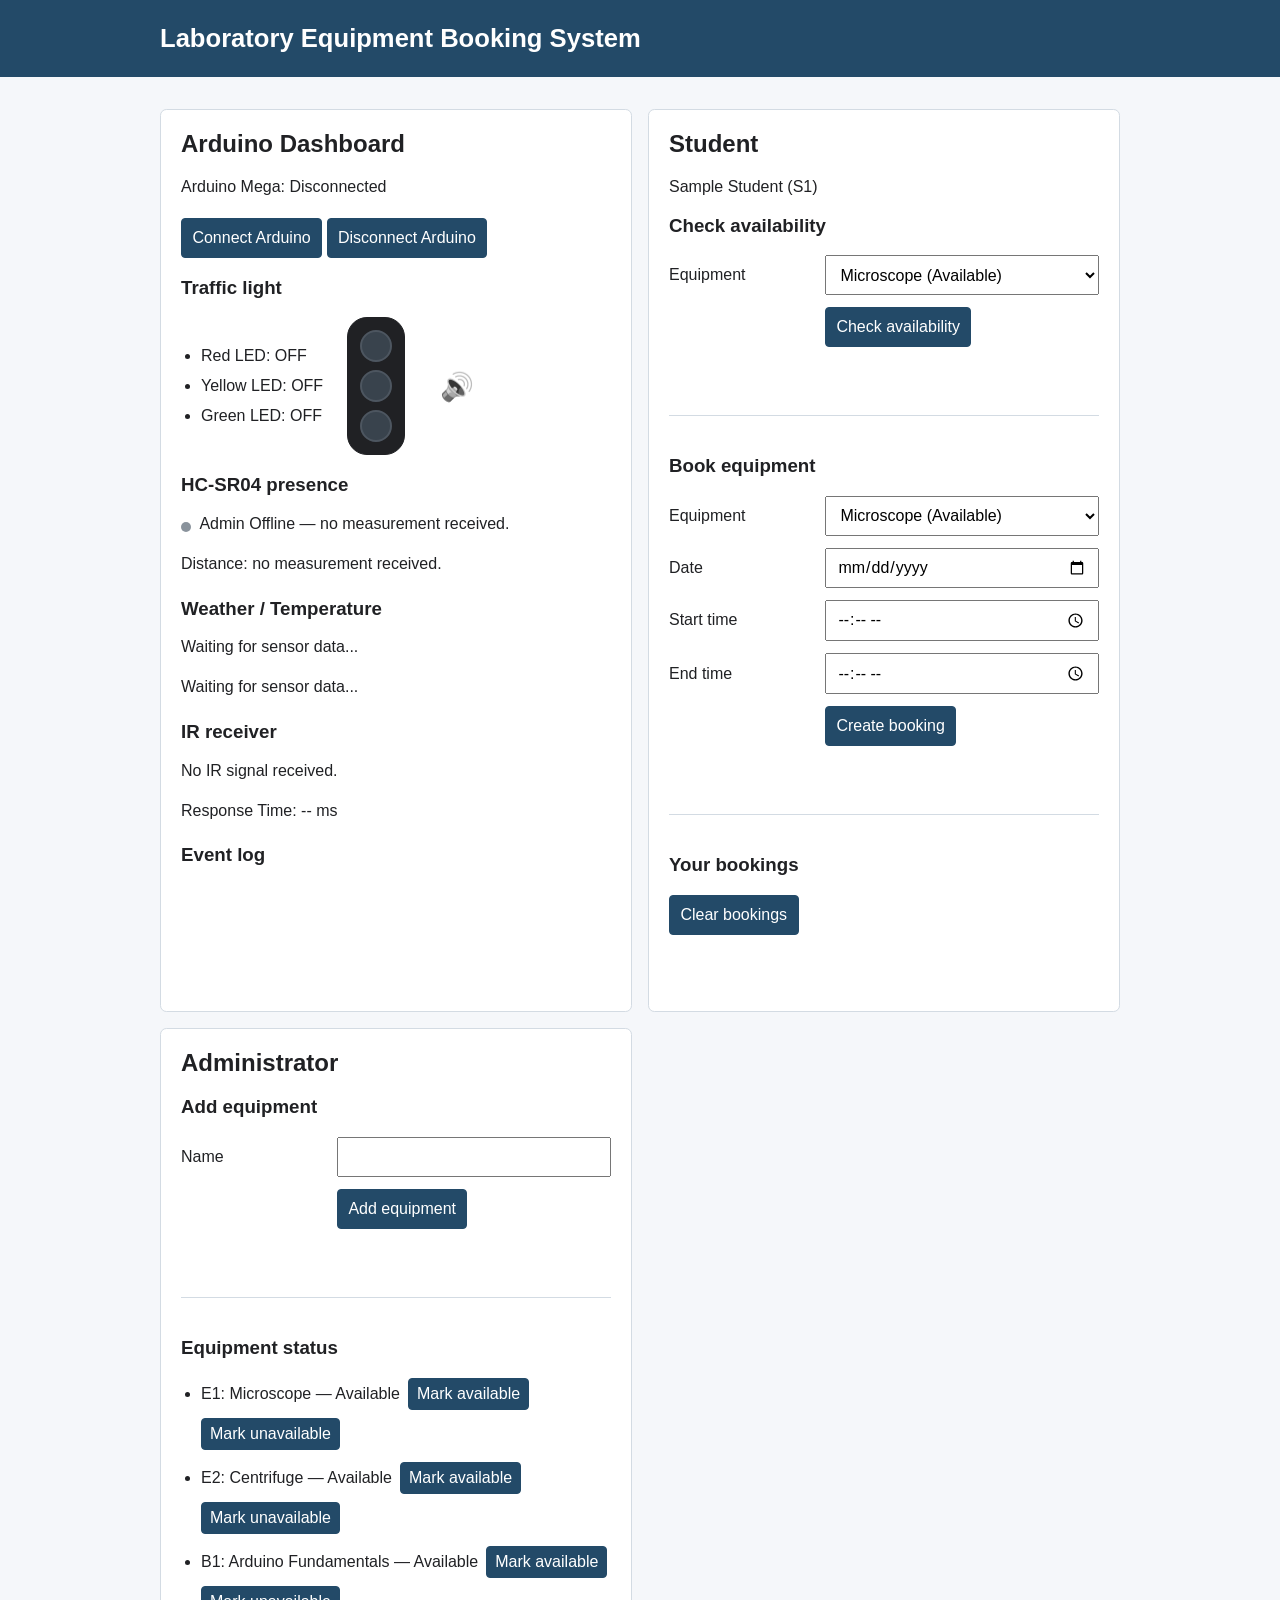
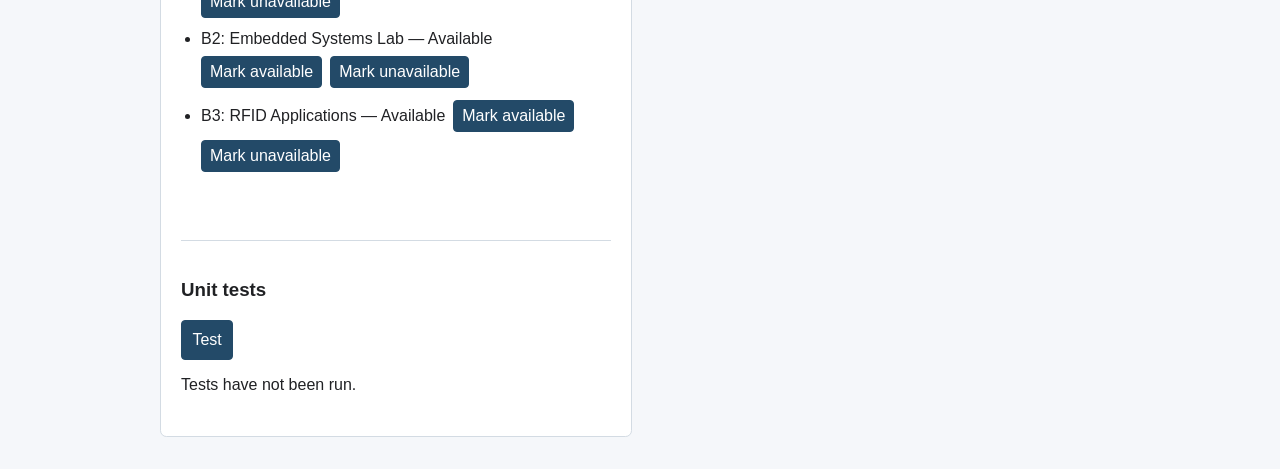
<file: index.html>
<!doctype html>
<html lang="en">
  <head>
    <meta charset="utf-8">
    <meta name="viewport" content="width=device-width, initial-scale=1">
    <title>Laboratory Equipment Booking System</title>
    <link rel="stylesheet" href="styles.css">
    <script src="domain.js" defer></script>
    <script src="app.js" defer></script>
  </head>
  <body>
    <header class="page-header">
      <h1>Laboratory Equipment Booking System</h1>
    </header>

    <main class="sections">
      <section class="panel" aria-labelledby="dashboard-heading">
        <h2 id="dashboard-heading">Arduino Dashboard</h2>
        <p id="arduino-connection" class="result" role="status">Arduino Mega: Disconnected</p>
        <button id="connect-arduino" type="button">Connect Arduino</button>
        <button id="disconnect-arduino" type="button" disabled>Disconnect Arduino</button>
        <h3>Traffic light</h3>
        <div class="traffic-light-display">
          <ul id="traffic-light-status" class="record-list"></ul>
          <div class="traffic-light" aria-label="Virtual traffic light">
            <span id="virtual-red-light" class="traffic-light__bulb traffic-light__bulb--red"></span>
            <span id="virtual-yellow-light" class="traffic-light__bulb traffic-light__bulb--yellow"></span>
            <span id="virtual-green-light" class="traffic-light__bulb traffic-light__bulb--green"></span>
          </div>
          <div id="buzz-indicator" class="buzz-indicator" role="img" aria-label="Buzz inactive">
            <span class="buzz-indicator__speaker" aria-hidden="true">🔊</span>
            <span class="buzz-indicator__wave buzz-indicator__wave--one" aria-hidden="true"></span>
            <span class="buzz-indicator__wave buzz-indicator__wave--two" aria-hidden="true"></span>
          </div>
        </div>
        <h3>HC-SR04 presence</h3>
        <p class="presence-status">
          <span id="presence-indicator" class="presence-indicator" aria-hidden="true"></span>
          <span id="presence-status" class="result" role="status">Admin Offline — no measurement received.</span>
        </p>
        <p id="distance-status" class="result">Distance: no measurement received.</p>
        <h3>Weather / Temperature</h3>
        <p id="temperature-status" class="result">Waiting for sensor data...</p>
        <p id="humidity-status" class="result">Waiting for sensor data...</p>
        <h3>IR receiver</h3>
        <p id="ir-status" class="result">No IR signal received.</p>
        <p id="ir-response-time" class="result">Response Time: -- ms</p>
        <h3>Event log</h3>
        <ul id="hardware-events" class="record-list"></ul>
      </section>

      <section class="panel" aria-labelledby="student-heading">
        <h2 id="student-heading">Student</h2>
        <p id="student-profile"></p>

        <section aria-labelledby="availability-heading">
          <h3 id="availability-heading">Check availability</h3>
          <form id="availability-form">
            <label for="availability-equipment">Equipment</label>
            <select id="availability-equipment" name="equipment"></select>
            <button type="submit">Check availability</button>
          </form>
          <p id="availability-result" class="result" role="status" aria-live="polite"></p>
        </section>

        <section aria-labelledby="booking-heading">
          <h3 id="booking-heading">Book equipment</h3>
          <form id="booking-form">
            <label for="booking-equipment">Equipment</label>
            <select id="booking-equipment" name="equipment"></select>

            <label for="booking-date">Date</label>
            <input id="booking-date" name="date" type="date" required>

            <label for="booking-start">Start time</label>
            <input id="booking-start" name="start" type="time" required>

            <label for="booking-end">End time</label>
            <input id="booking-end" name="end" type="time" required>

            <button type="submit">Create booking</button>
          </form>
          <p id="booking-result" class="result" role="status" aria-live="polite"></p>
        </section>

        <section aria-labelledby="student-bookings-heading">
          <h3 id="student-bookings-heading">Your bookings</h3>
          <ul id="student-bookings" class="record-list"></ul>
          <button id="clear-bookings" type="button">Clear bookings</button>
          <p id="cancellation-result" class="result" role="status" aria-live="polite"></p>
        </section>
      </section>

      <section class="panel" aria-labelledby="administrator-heading">
        <h2 id="administrator-heading">Administrator</h2>
        <section aria-labelledby="add-equipment-heading">
          <h3 id="add-equipment-heading">Add equipment</h3>
          <form id="add-equipment-form">
            <label for="equipment-name">Name</label>
            <input id="equipment-name" name="name" type="text">
            <button type="submit">Add equipment</button>
          </form>
          <p id="add-equipment-result" class="result" role="status" aria-live="polite"></p>
        </section>

        <section aria-labelledby="equipment-heading">
          <h3 id="equipment-heading">Equipment status</h3>
          <ul id="administrator-equipment" class="record-list"></ul>
          <p id="administrator-result" class="result" role="status" aria-live="polite"></p>
        </section>

        <section aria-labelledby="tests-heading">
          <h3 id="tests-heading">Unit tests</h3>
          <button id="run-tests" type="button">Test</button>
          <p id="test-summary" class="result" role="status" aria-live="polite">
            Tests have not been run.
          </p>
          <ul id="test-results" class="record-list"></ul>
        </section>
      </section>
    </main>
  </body>
</html>
</file>
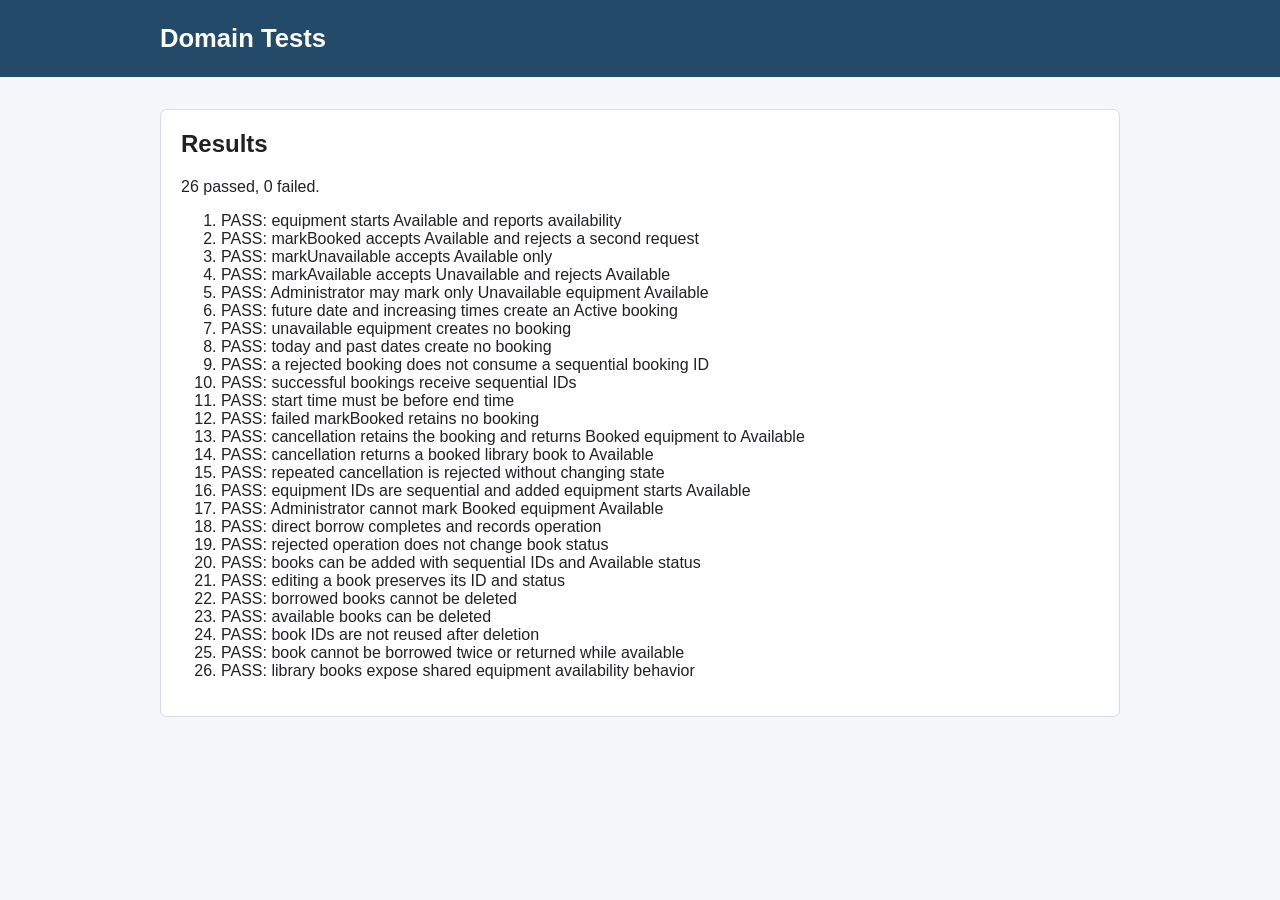
<file: tests/index.html>
<!doctype html>
<html lang="en">
  <head>
    <meta charset="utf-8">
    <meta name="viewport" content="width=device-width, initial-scale=1">
    <title>Domain Tests</title>
    <link rel="stylesheet" href="../styles.css">
    <script src="../domain.js" defer></script>
    <script src="tests.js" defer></script>
  </head>
  <body>
    <header class="page-header">
      <h1>Domain Tests</h1>
    </header>
    <main class="sections">
      <section class="panel" aria-labelledby="results-heading">
        <h2 id="results-heading">Results</h2>
        <p id="summary" role="status">Tests have not run.</p>
        <ol id="results"></ol>
      </section>
    </main>
  </body>
</html>
</file>
<file: styles.css>
:root {
  color-scheme: light;
  font-family: Arial, sans-serif;
  color: #202124;
  background: #f5f7fa;
}

* {
  box-sizing: border-box;
}

body {
  margin: 0;
}

.page-header {
  padding: 1.5rem;
  color: #ffffff;
  background: #234a68;
}

.page-header h1 {
  max-width: 60rem;
  margin: 0 auto;
  font-size: 1.6rem;
}

.sections {
  display: grid;
  grid-template-columns: repeat(auto-fit, minmax(min(100%, 20rem), 1fr));
  gap: 1rem;
  width: min(100% - 2rem, 60rem);
  margin: 2rem auto;
}

.panel {
  padding: 1.25rem;
  border: 1px solid #d3dbe3;
  border-radius: 0.4rem;
  background: #ffffff;
}

.panel h2 {
  margin-top: 0;
}

.panel section + section {
  margin-top: 1.75rem;
  padding-top: 1.25rem;
  border-top: 1px solid #d3dbe3;
}

form {
  display: grid;
  grid-template-columns: minmax(6rem, 9rem) minmax(10rem, 1fr);
  gap: 0.75rem;
  align-items: center;
}

input,
select,
button {
  min-height: 2.5rem;
  padding: 0.45rem 0.65rem;
  font: inherit;
}

button {
  grid-column: 2;
  width: fit-content;
  border: 1px solid #234a68;
  border-radius: 0.25rem;
  color: #ffffff;
  background: #234a68;
  cursor: pointer;
}

button:hover {
  background: #17374f;
}

.result {
  min-height: 1.5rem;
}

.presence-status {
  display: flex;
  gap: 0.5rem;
  align-items: center;
}

.presence-indicator {
  flex: 0 0 auto;
  width: 0.65rem;
  height: 0.65rem;
  border-radius: 50%;
  background: #8a939c;
}

.presence-indicator.online {
  background: #43a047;
  box-shadow: 0 0 0.45rem #43a047;
  animation: presence-pulse 1.6s ease-in-out infinite;
}

@keyframes presence-pulse {
  0%, 100% {
    box-shadow: 0 0 0.25rem #43a047;
    opacity: 0.75;
  }
  50% {
    box-shadow: 0 0 0.7rem #43a047;
    opacity: 1;
  }
}

.record-list {
  padding-left: 1.25rem;
}

.record-list li + li {
  margin-top: 0.75rem;
}

.traffic-light-display {
  display: flex;
  flex-wrap: wrap;
  gap: 1.5rem;
  align-items: center;
}

.traffic-light {
  display: grid;
  gap: 0.5rem;
  padding: 0.75rem;
  border: 1px solid #202124;
  border-radius: 1.25rem;
  background: #202124;
}

.traffic-light__bulb {
  display: block;
  width: 2rem;
  height: 2rem;
  border: 2px solid #4d5660;
  border-radius: 50%;
  background: #39434d;
}

.traffic-light__bulb--red.active {
  background: #e53935;
  box-shadow: 0 0 0.7rem #e53935;
  animation: traffic-light-glow-red 1.2s ease-in-out infinite alternate;
}

.traffic-light__bulb--yellow.active {
  background: #fbc02d;
  box-shadow: 0 0 0.7rem #fbc02d;
  animation: traffic-light-glow-yellow 1.2s ease-in-out infinite alternate;
}

.traffic-light__bulb--green.active {
  background: #43a047;
  box-shadow: 0 0 0.7rem #43a047;
  animation: traffic-light-glow-green 1.2s ease-in-out infinite alternate;
}

.buzz-indicator {
  position: relative;
  display: flex;
  width: 3.5rem;
  height: 3.5rem;
  align-items: center;
  justify-content: center;
  color: #4d5660;
}

.buzz-indicator__speaker {
  font-size: 1.7rem;
  line-height: 1;
  filter: grayscale(1);
}

.buzz-indicator.active .buzz-indicator__speaker {
  filter: none;
  animation: buzz-pulse 0.8s ease-in-out infinite;
}

.buzz-indicator__wave {
  position: absolute;
  width: 0.7rem;
  height: 1.4rem;
  border: 2px solid currentColor;
  border-left: 0;
  border-top-color: transparent;
  border-bottom-color: transparent;
  border-radius: 0 50% 50% 0;
  opacity: 0;
}

.buzz-indicator.active .buzz-indicator__wave {
  animation: buzz-wave 0.8s ease-out infinite;
}

.buzz-indicator__wave--one {
  right: 0.2rem;
}

.buzz-indicator__wave--two {
  right: -0.3rem;
  height: 2rem;
  animation-delay: 0.2s !important;
}

@keyframes buzz-pulse {
  0%, 100% { transform: scale(1); }
  50% { transform: scale(1.12); }
}

@keyframes buzz-wave {
  0% { opacity: 0; transform: scale(0.8); }
  40%, 70% { opacity: 0.8; }
  100% { opacity: 0; transform: scale(1.1); }
}

@keyframes traffic-light-glow-red {
  from { box-shadow: 0 0 0.45rem #e53935; }
  to { box-shadow: 0 0 1rem #e53935; }
}

@keyframes traffic-light-glow-yellow {
  from { box-shadow: 0 0 0.45rem #fbc02d; }
  to { box-shadow: 0 0 1rem #fbc02d; }
}

@keyframes traffic-light-glow-green {
  from { box-shadow: 0 0 0.45rem #43a047; }
  to { box-shadow: 0 0 1rem #43a047; }
}

.record-row {
  display: flex;
  flex-wrap: wrap;
  gap: 0.5rem;
  align-items: center;
}

.record-row button {
  min-height: 2rem;
  padding: 0.25rem 0.5rem;
}

@media (max-width: 32rem) {
  form {
    grid-template-columns: 1fr;
  }

  button {
    grid-column: 1;
  }
}
</file>
